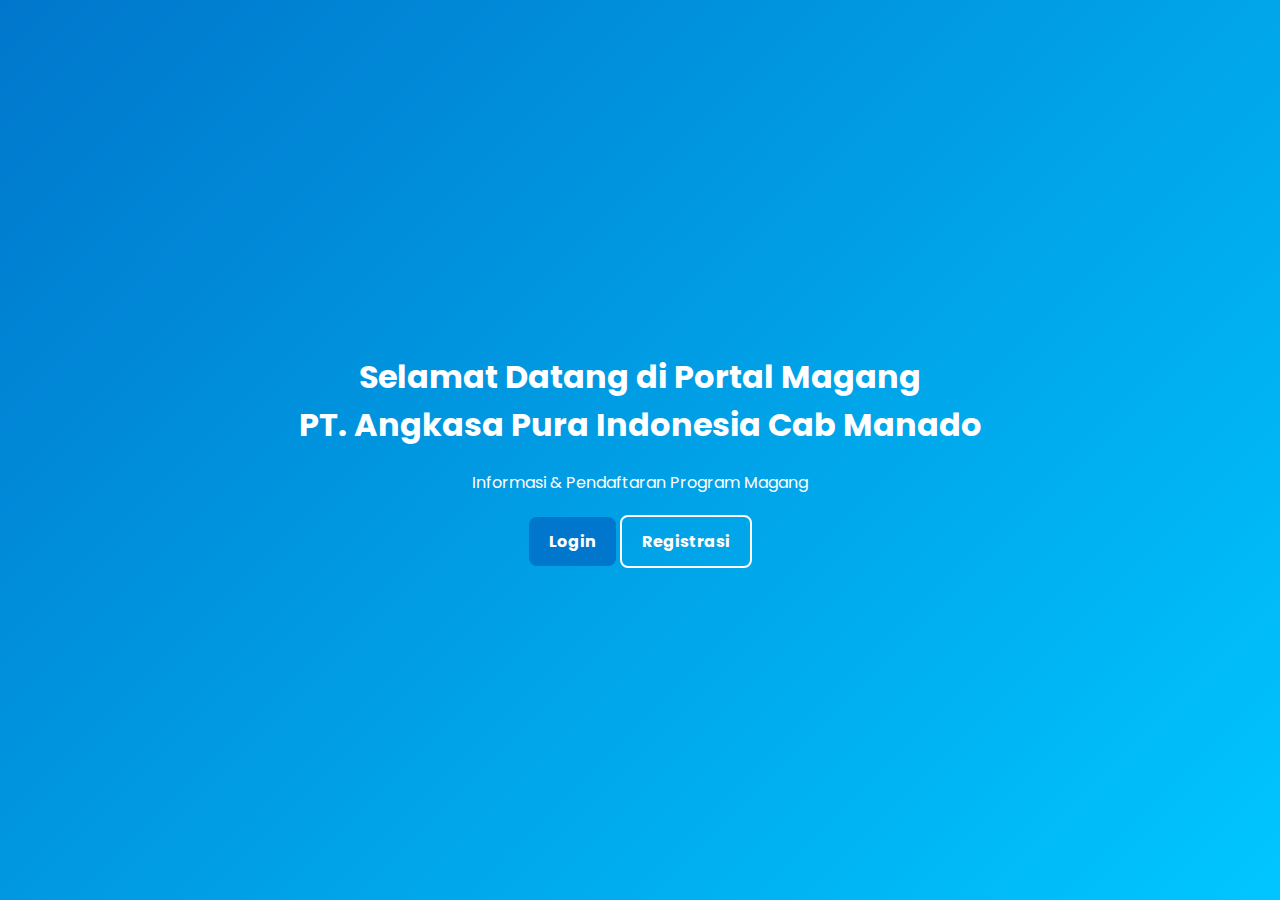
<file: index.html>
<!DOCTYPE html>
<html lang="id">
<head>
  <meta charset="UTF-8">
  <meta name="viewport" content="width=device-width, initial-scale=1.0">
  <title>Portal Magang - API</title>
  <link rel="stylesheet" href="style.css">
</head>
<body>
  <header class="hero">
    <h1>Selamat Datang di Portal Magang<br>PT. Angkasa Pura Indonesia Cab Manado</h1>
    <p>Informasi & Pendaftaran Program Magang</p>
    <div class="buttons">
      <a href="login.html" class="btn">Login</a>
      <a href="register.html" class="btn-outline">Registrasi</a>
    </div>
  </header>
</body>
</html>
</file>
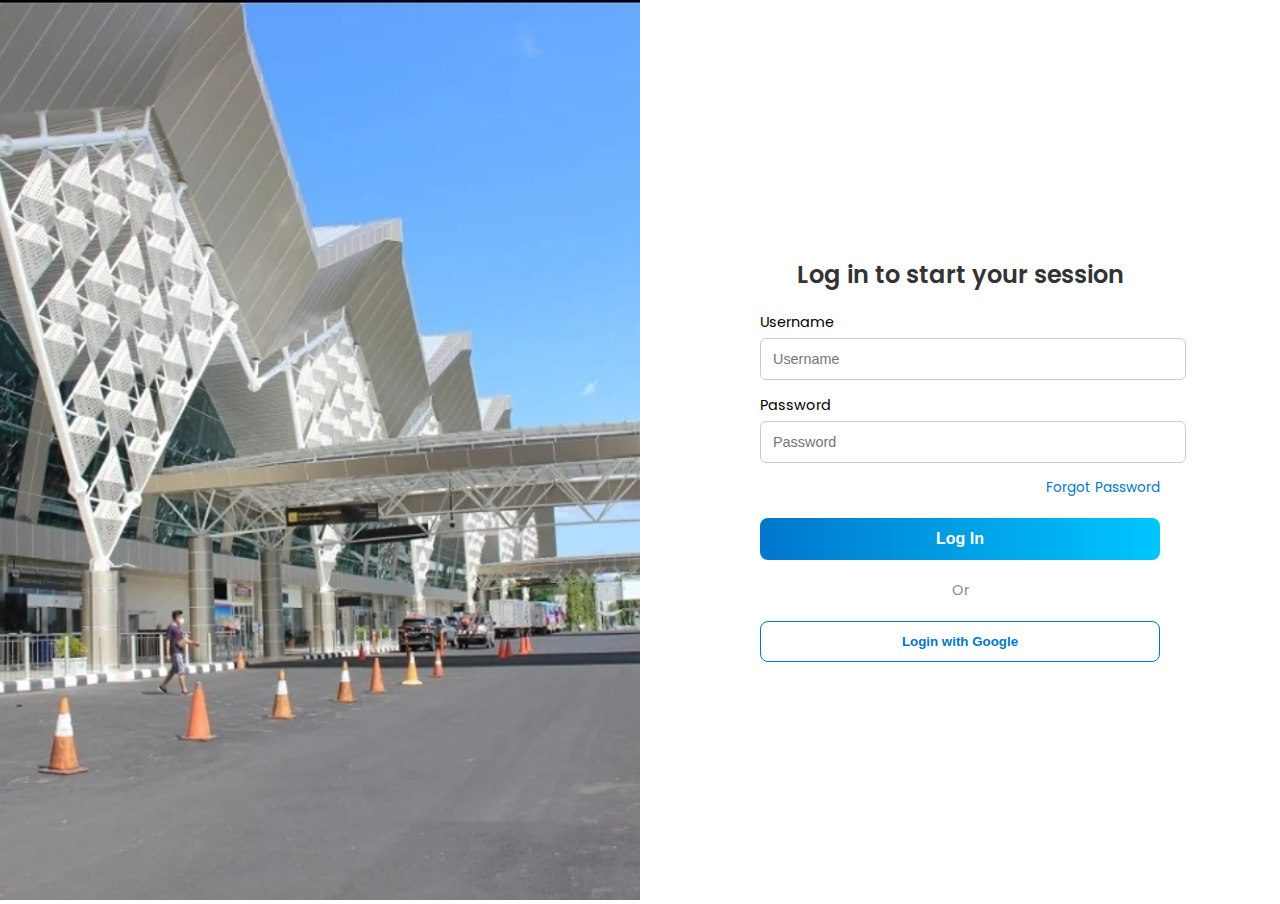
<file: dashboard.html>
<!DOCTYPE html>
<html lang="id">
<head>
  <meta charset="UTF-8">
  <meta name="viewport" content="width=device-width, initial-scale=1.0">
  <title>Dashboard - Portal Magang</title>
  <link rel="stylesheet" href="style.css">
</head>
<body onload="checkLogin()">
  <main class="dashboard">
    <h2>Halo, <span id="userName"></span> 👋</h2>
    <p><b>NIM/NIS:</b> <span id="userNim"></span></p>
    <div class="cards">
      <a href="divisi.html" class="card">Informasi Divisi</a>
      <a href="status.html" class="card">Status Kelulusan</a>
      <a href="ketentuan.html" class="card">Ketentuan Kantor</a>
    </div>
    <button class="btn-outline" onclick="logoutUser()">Logout</button>
  </main>
  <script src="script.js"></script>
</body>
</html>
</file>
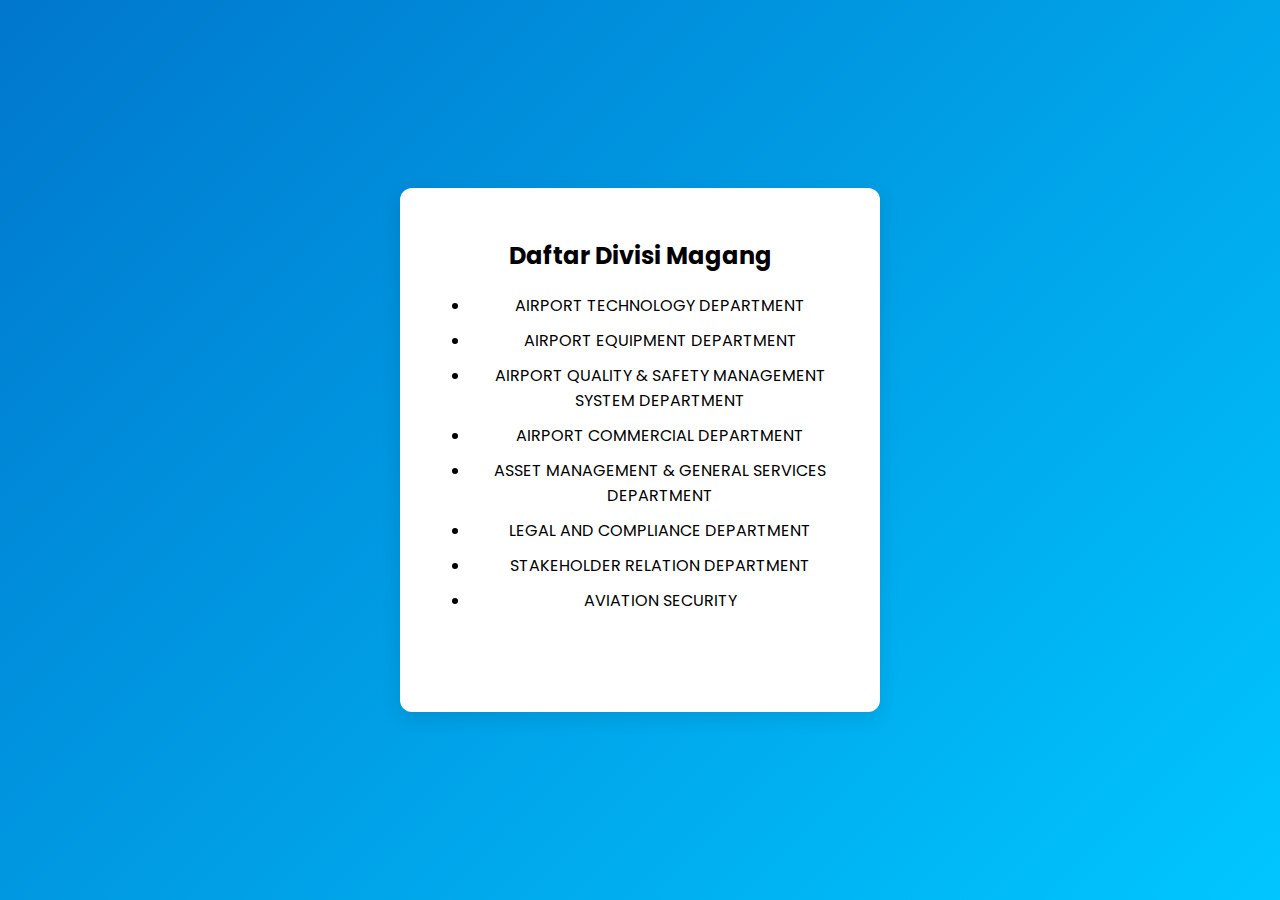
<file: divisi.html>
<!DOCTYPE html>
<html lang="id">
<head>
  <meta charset="UTF-8">
  <meta name="viewport" content="width=device-width, initial-scale=1.0">
  <title>Divisi Magang - Portal Magang</title>
  <link rel="stylesheet" href="style.css">
</head>
<body>
  <main class="content">
    <h2>Daftar Divisi Magang</h2>
    <ul class="list">
      <li>AIRPORT TECHNOLOGY DEPARTMENT</li>
      <li>AIRPORT EQUIPMENT DEPARTMENT</li>
      <li>AIRPORT QUALITY & SAFETY MANAGEMENT SYSTEM DEPARTMENT</li>
      <li>AIRPORT COMMERCIAL DEPARTMENT</li>
      <li>ASSET MANAGEMENT & GENERAL SERVICES DEPARTMENT</li>
      <li>LEGAL AND COMPLIANCE DEPARTMENT</li>
      <li>STAKEHOLDER RELATION DEPARTMENT</li>
      <li>AVIATION SECURITY</li>
    </ul>
    <a href="dashboard.html" class="btn-outline">⬅ Kembali</a>
  </main>
</body>
</html>
</file>
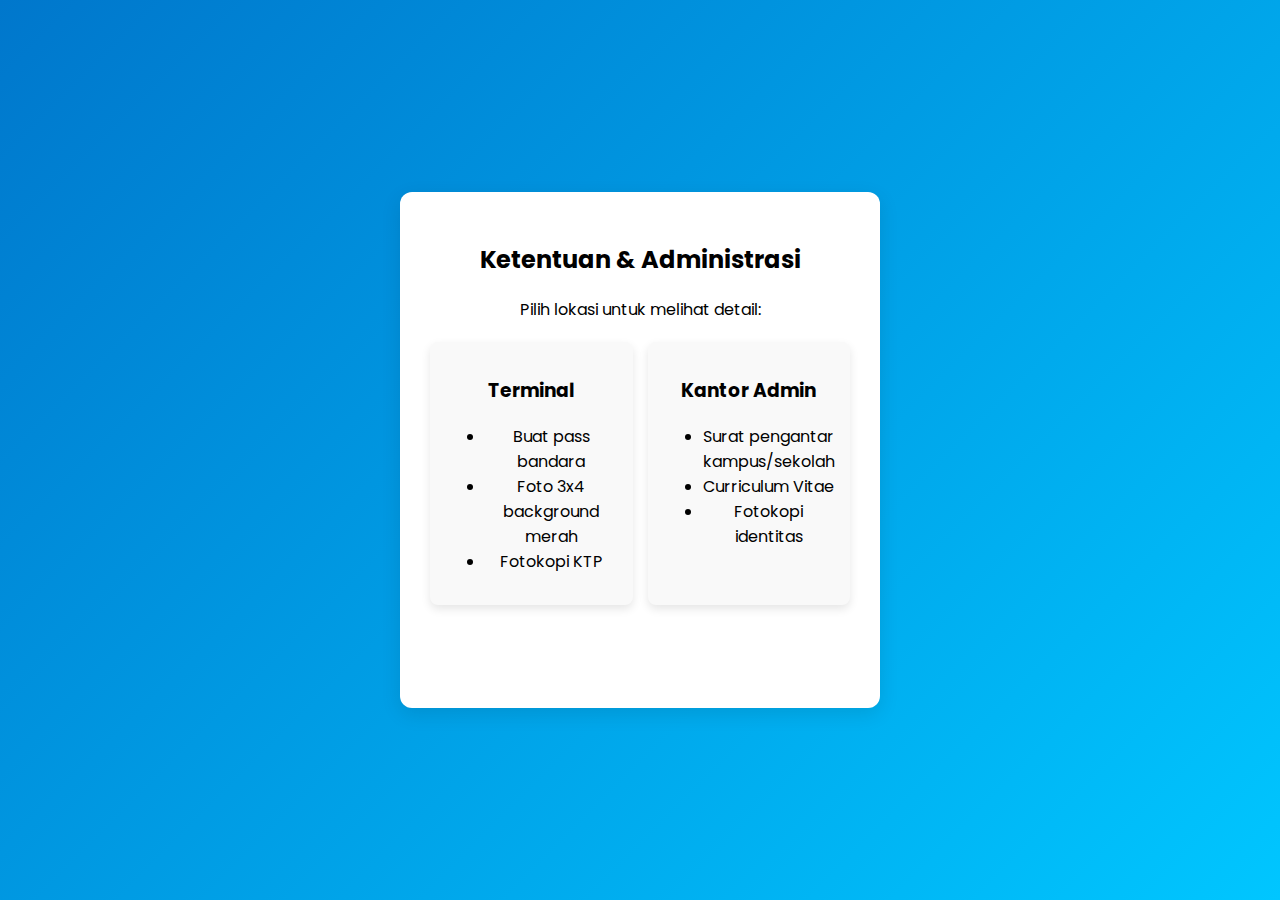
<file: ketentuan.html>
<!DOCTYPE html>
<html lang="id">
<head>
  <meta charset="UTF-8">
  <meta name="viewport" content="width=device-width, initial-scale=1.0">
  <title>Ketentuan Magang - Portal Magang</title>
  <link rel="stylesheet" href="style.css">
</head>
<body>
  <main class="content">
    <h2>Ketentuan & Administrasi</h2>
    <p>Pilih lokasi untuk melihat detail:</p>
    <div class="cards">
      <div class="card">
        <h3>Terminal</h3>
        <ul>
          <li>Buat pass bandara</li>
          <li>Foto 3x4 background merah</li>
          <li>Fotokopi KTP</li>
        </ul>
      </div>
      <div class="card">
        <h3>Kantor Admin</h3>
        <ul>
          <li>Surat pengantar kampus/sekolah</li>
          <li>Curriculum Vitae</li>
          <li>Fotokopi identitas</li>
        </ul>
      </div>
    </div>
    <a href="dashboard.html" class="btn-outline">⬅ Kembali</a>
  </main>
</body>
</html>
</file>
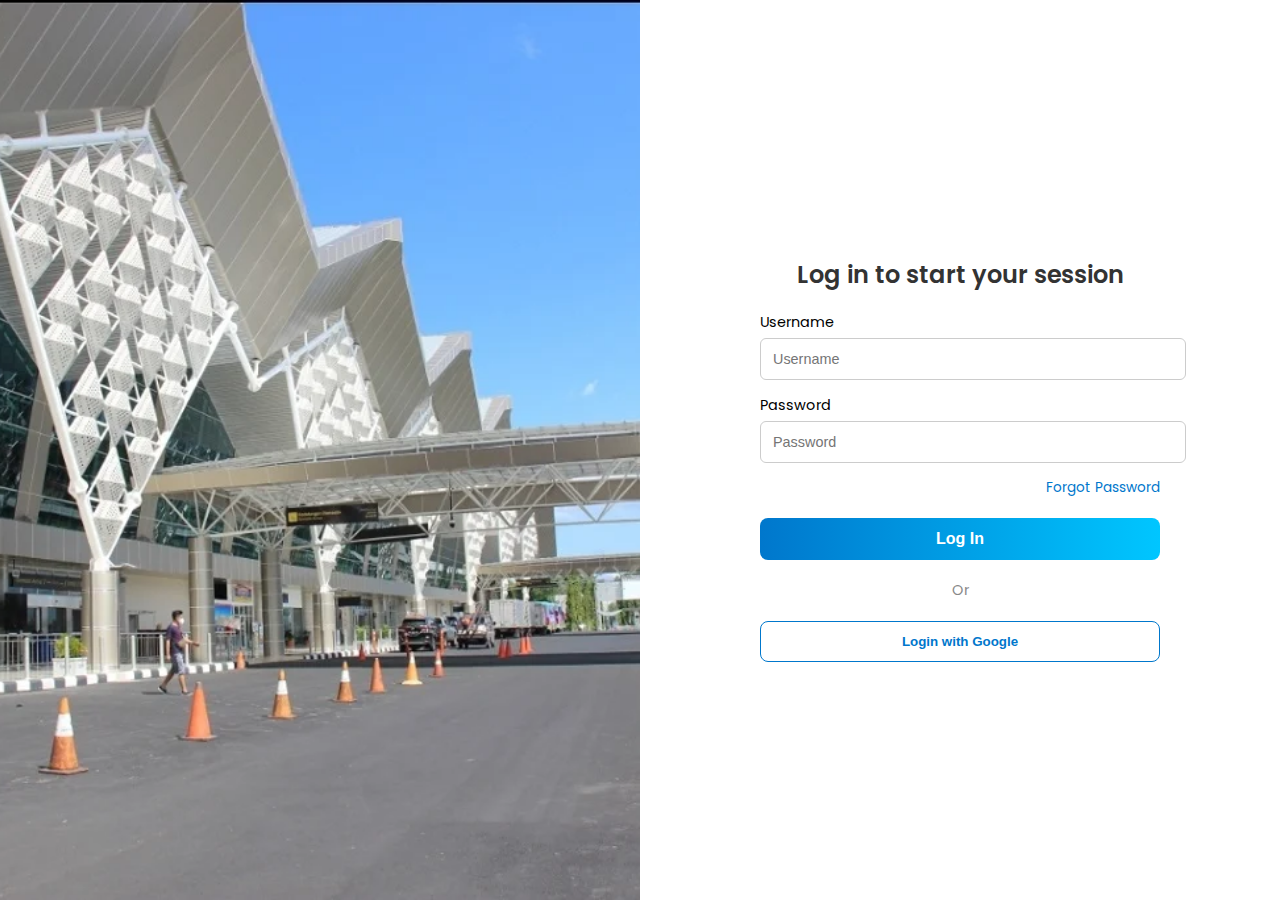
<file: login.html>
<!DOCTYPE html>
<html lang="id">
<head>
  <meta charset="UTF-8">
  <meta name="viewport" content="width=device-width, initial-scale=1.0">
  <title>Login - Portal Magang</title>
  <link rel="stylesheet" href="login-style.css">
  <link href="https://fonts.googleapis.com/css2?family=Poppins:wght@400;600;700&display=swap" rel="stylesheet">
</head>
<body>
  <div class="login-container">
    <div class="login-image">
      <img src="image/bandara.webp" alt="Bandara Image">
    </div>
    <div class="login-form">
      <div class="form-card">
        <h2>Log in to start your session</h2>
        <form onsubmit="loginUser(event)">
          <label for="loginUsername">Username</label>
          <input type="text" id="loginUsername" placeholder="Username" required>
          
          <label for="loginPassword">Password</label>
          <input type="password" id="loginPassword" placeholder="Password" required>
          
          <a href="#" class="forgot">Forgot Password</a>
          <button type="submit" class="btn">Log In</button>

          <div class="divider">Or</div>
          <button type="button" class="btn-google">Login with Google</button>
        </form>
      </div>
    </div>
  </div>

  <script src="script.js"></script>
</body>
</html>
</file>
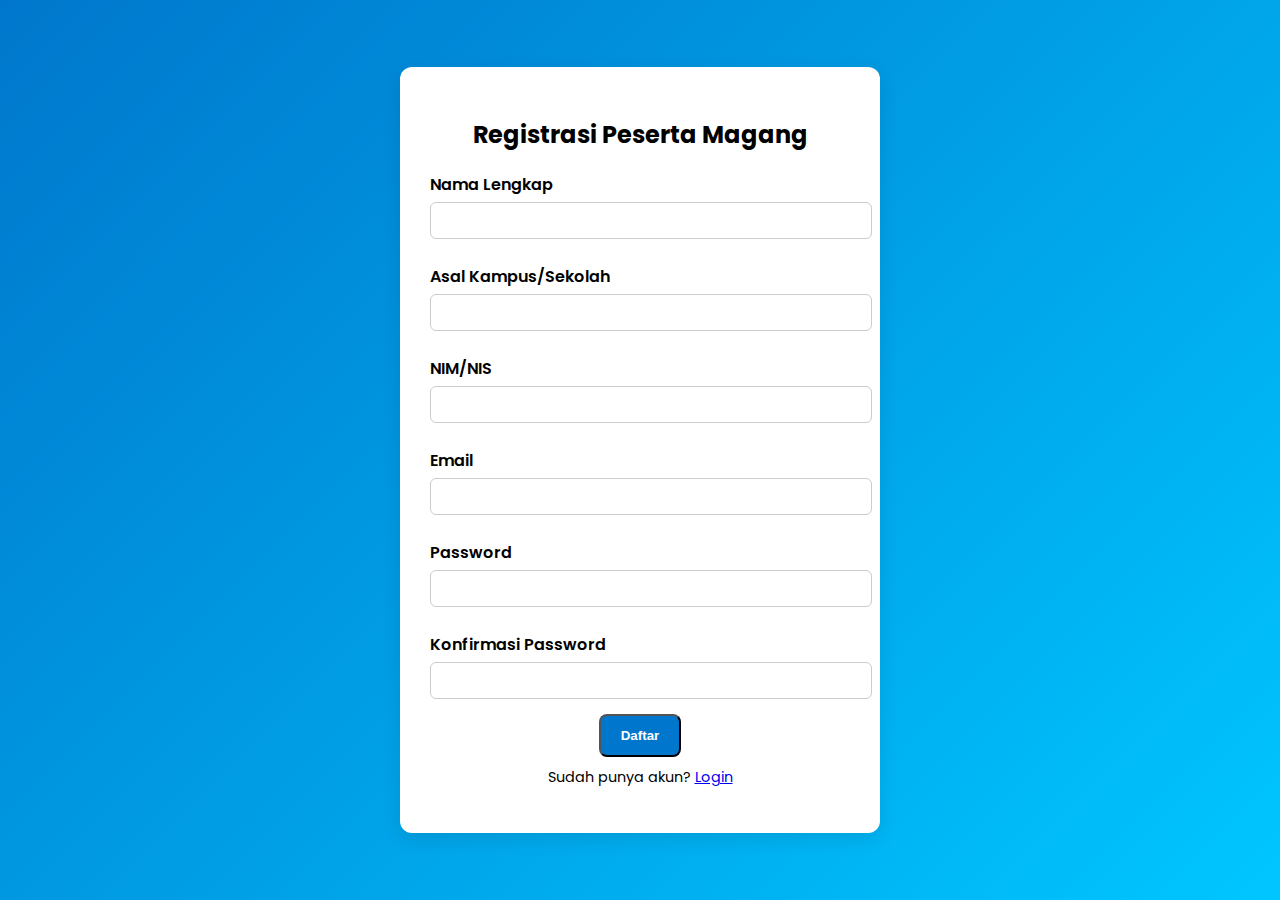
<file: register.html>
<!DOCTYPE html>
<html lang="id">
<head>
  <meta charset="UTF-8">
  <meta name="viewport" content="width=device-width, initial-scale=1.0">
  <title>Registrasi - Portal Magang</title>
  <link rel="stylesheet" href="style.css">
</head>
<body>
  <main class="form-container">
    <h2>Registrasi Peserta Magang</h2>
    <form onsubmit="registerUser(event)">
      <label>Nama Lengkap</label>
      <input type="text" id="name" required>
      <label>Asal Kampus/Sekolah</label>
      <input type="text" id="school" required>
      <label>NIM/NIS</label>
      <input type="text" id="nim" required>
      <label>Email</label>
      <input type="email" id="email" required>
      <label>Password</label>
      <input type="password" id="password" required>
      <label>Konfirmasi Password</label>
      <input type="password" id="confirmPassword" required>
      <button type="submit" class="btn">Daftar</button>
      <p class="small-text">Sudah punya akun? <a href="login.html">Login</a></p>
    </form>
  </main>
  <script src="script.js"></script>
</body>
</html>
</file>
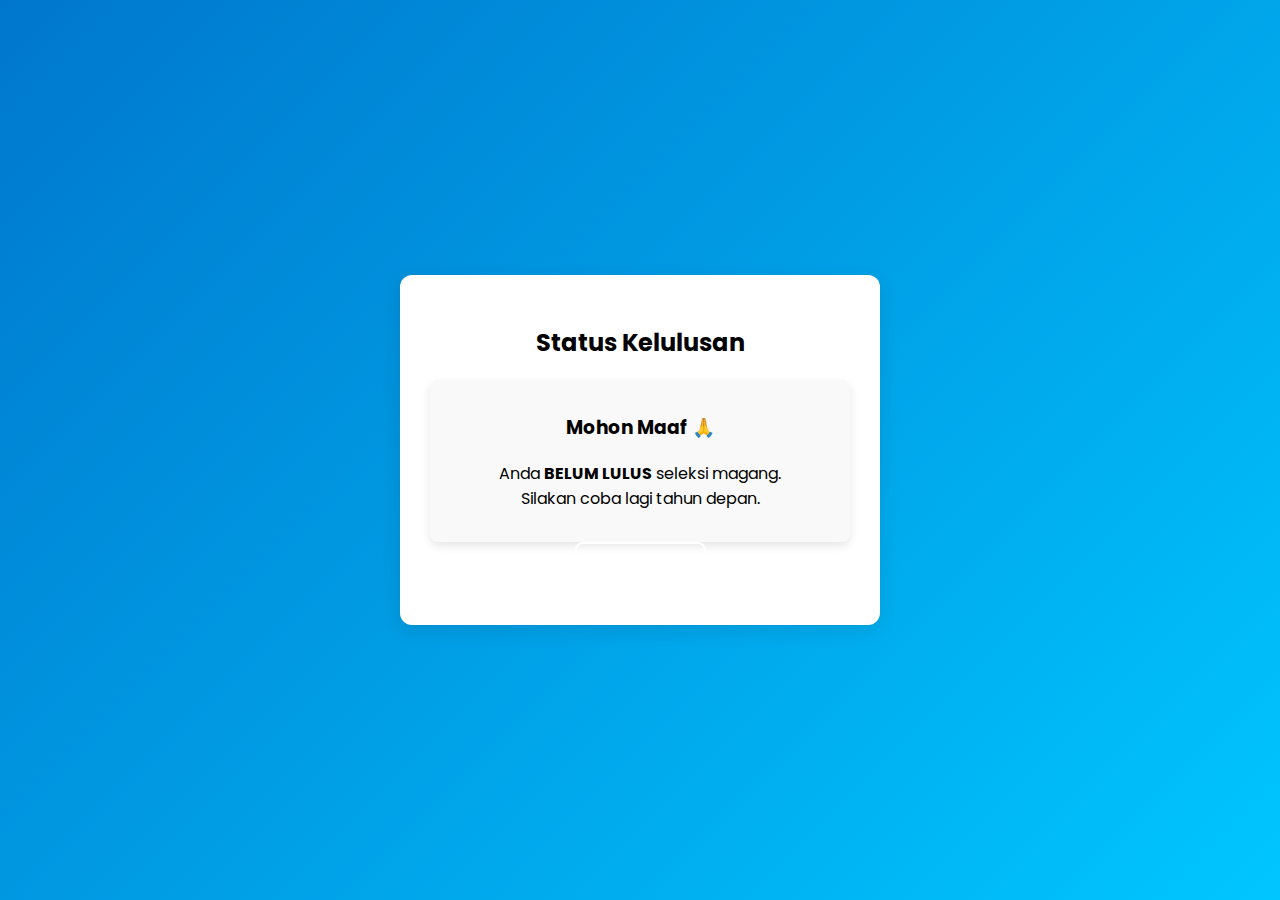
<file: status.html>
<!DOCTYPE html>
<html lang="id">
<head>
  <meta charset="UTF-8">
  <meta name="viewport" content="width=device-width, initial-scale=1.0">
  <title>Status Kelulusan - Portal Magang</title>
  <link rel="stylesheet" href="style.css">
</head>
<body>
  <main class="content">
    <h2>Status Kelulusan</h2>
    <div id="statusBox" class="card"></div>
    <a href="dashboard.html" class="btn-outline">⬅ Kembali</a>
  </main>
  <script src="script.js"></script>
</body>
</html>
</file>
<file: style.css>
@import url('https://fonts.googleapis.com/css2?family=Poppins:wght@400;600;700&display=swap');

body {
  font-family: 'Poppins', sans-serif;
  background: linear-gradient(135deg, #0077cc, #00c6ff);
  margin: 0;
  padding: 0;
  display: flex;
  justify-content: center;
  align-items: center;
  min-height: 100vh;
}

.hero {
  text-align: center;
  color: white;
  padding: 100px 20px;
}

.buttons {
  margin-top: 20px;
}

.btn, .btn-outline {
  display: inline-block;
  padding: 12px 20px;
  border-radius: 8px;
  font-weight: bold;
  text-decoration: none;
  transition: 0.3s;
}

.btn {
  background: #0077cc;
  color: white;
}

.btn:hover {
  background: #005fa3;
}

.btn-outline {
  border: 2px solid #fff;
  color: #fff;
  background: transparent;
}

.btn-outline:hover {
  background: white;
  color: #0077cc;
}

.form-container, .dashboard, .content {
  background: white;
  padding: 30px;
  border-radius: 12px;
  box-shadow: 0 6px 20px rgba(0,0,0,0.1);
  width: 100%;
  max-width: 420px;
  text-align: center;
}

label {
  display: block;
  text-align: left;
  margin: 10px 0 5px;
  font-weight: 600;
}

input {
  width: 100%;
  padding: 10px;
  margin-bottom: 15px;
  border-radius: 6px;
  border: 1px solid #ccc;
}

.cards {
  display: flex;
  gap: 15px;
  flex-wrap: wrap;
  justify-content: center;
  margin: 20px 0;
}

.card {
  background: #f9f9f9;
  padding: 15px;
  border-radius: 8px;
  box-shadow: 0 4px 10px rgba(0,0,0,0.1);
  flex: 1;
  min-width: 150px;
  text-align: center;
}

.list li {
  margin: 10px 0;
}

.small-text {
  font-size: 0.9rem;
  margin-top: 10px;
}
</file>
<file: login-style.css>
body, html {
  margin: 0;
  padding: 0;
  font-family: 'Poppins', sans-serif;
  height: 100%;
}

.login-container {
  display: flex;
  min-height: 100vh;
}

.login-image {
  flex: 1;
  background: #f0f0f0;
}

.login-image img {
  width: 100%;
  height: 100%;
  object-fit: cover;
}

.login-form {
  flex: 1;
  display: flex;
  justify-content: center;
  align-items: center;
  background: #ffffff;
}

.form-card {
  width: 90%;
  max-width: 400px;
  text-align: center;
}

.form-card h2 {
  margin-bottom: 20px;
  font-weight: 600;
  color: #333;
}

.form-card label {
  display: block;
  text-align: left;
  margin-bottom: 5px;
  font-size: 0.9rem;
}

.form-card input {
  width: 100%;
  padding: 12px;
  margin-bottom: 15px;
  border-radius: 6px;
  border: 1px solid #ccc;
  font-size: 0.9rem;
}

.forgot {
  display: block;
  text-align: right;
  font-size: 0.85rem;
  margin-bottom: 20px;
  text-decoration: none;
  color: #0077cc;
}

.forgot:hover {
  text-decoration: underline;
}

.btn {
  width: 100%;
  padding: 12px;
  background: linear-gradient(90deg, #0077cc, #00c6ff);
  color: white;
  border: none;
  border-radius: 8px;
  font-weight: bold;
  cursor: pointer;
  font-size: 1rem;
  transition: 0.3s;
}

.btn:hover {
  background: linear-gradient(90deg, #005fa3, #009acc);
}

.divider {
  margin: 20px 0;
  font-size: 0.9rem;
  color: #888;
}

.btn-google {
  width: 100%;
  padding: 12px;
  border: 1px solid #0077cc;
  border-radius: 8px;
  background: white;
  color: #0077cc;
  font-weight: bold;
  cursor: pointer;
  display: flex;
  align-items: center;
  justify-content: center;
}

.btn-google:hover {
  background: #f0f8ff;
}
</file>
